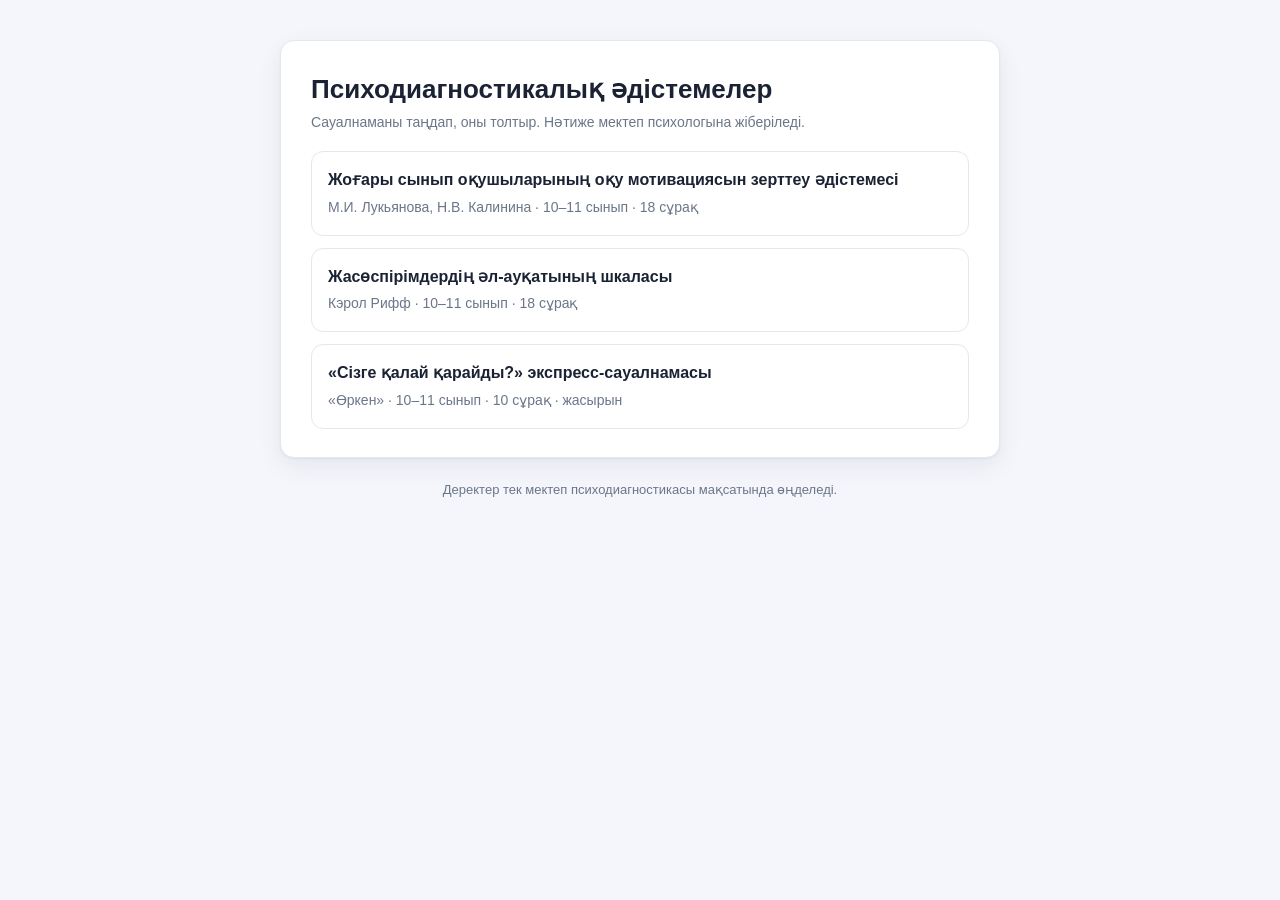
<file: index.html>
<!DOCTYPE html>
<html lang="kk">
<head>
<meta charset="utf-8">
<meta name="viewport" content="width=device-width, initial-scale=1, maximum-scale=1, user-scalable=no, viewport-fit=cover">
<meta name="theme-color" content="#3b6ef5">
<meta name="mobile-web-app-capable" content="yes">
<meta name="apple-mobile-web-app-capable" content="yes">
<meta name="apple-mobile-web-app-status-bar-style" content="default">
<meta name="apple-mobile-web-app-title" content="Сауалнамалар">
<title>Психодиагностикалық әдістемелер</title>
<link rel="manifest" href="manifest.webmanifest">
<link rel="apple-touch-icon" href="assets/icons/apple-touch-icon.png">
<link rel="icon" href="assets/icons/icon-192.png" type="image/png">
<link rel="stylesheet" href="assets/css/style.css?v=9">
</head>
<body>
<main class="wrap">
  <section class="card">
    <h1>Психодиагностикалық әдістемелер</h1>
    <p class="sub">Сауалнаманы таңдап, оны толтыр. Нәтиже мектеп психологына жіберіледі.</p>

    <ul class="tests">
      <li>
        <a href="tests/motivaciya-lukyanova/">
          <div class="t-name">Жоғары сынып оқушыларының оқу мотивациясын зерттеу әдістемесі</div>
          <div class="t-meta">М.И. Лукьянова, Н.В. Калинина · 10–11 сынып · 18 сұрақ</div>
        </a>
      </li>
      <li>
        <a href="tests/blagopoluchie-riff/">
          <div class="t-name">Жасөспірімдердің әл-ауқатының шкаласы</div>
          <div class="t-meta">Кэрол Рифф · 10–11 сынып · 18 сұрақ</div>
        </a>
      </li>
      <li>
        <a href="tests/kak-s-toboy-obrashchayutsya/">
          <div class="t-name">«Сізге қалай қарайды?» экспресс-сауалнамасы</div>
          <div class="t-meta">«Өркен» · 10–11 сынып · 10 сұрақ · жасырын</div>
        </a>
      </li>
    </ul>
  </section>
  <footer>Деректер тек мектеп психодиагностикасы мақсатында өңделеді.</footer>
</main>
</body>
</html>
</file>
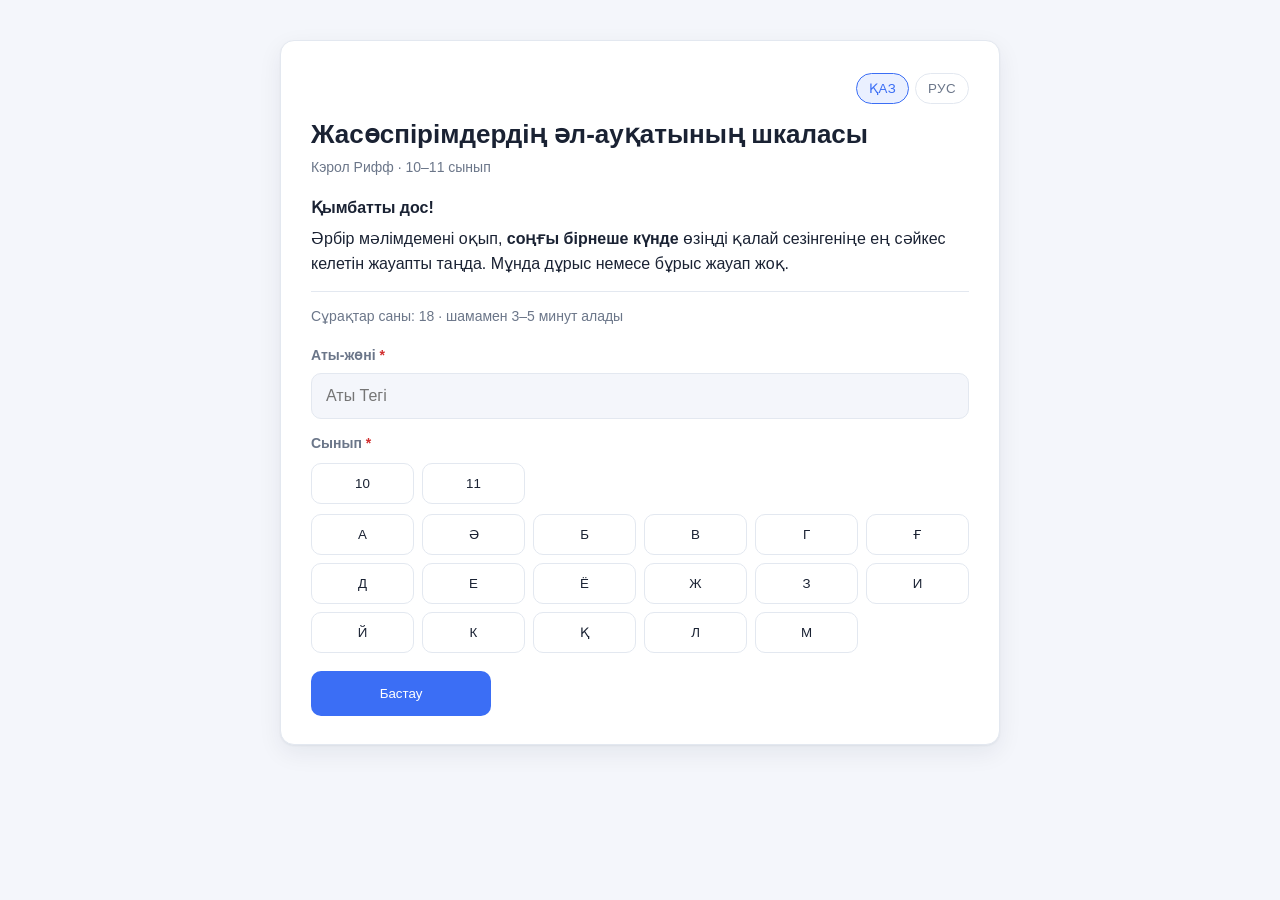
<file: tests/blagopoluchie-riff/index.html>
<!DOCTYPE html>
<html lang="kk">
<head>
<meta charset="utf-8">
<!-- user-scalable=no убирает щипок и двойной тап: анкета должна вести себя
     как экран приложения, а не как страница. Safari на iOS этот параметр
     игнорирует, поэтому щипок там гасится ещё и из engine.js -->
<meta name="viewport" content="width=device-width, initial-scale=1, maximum-scale=1, user-scalable=no, viewport-fit=cover">
<meta name="robots" content="noindex">
<meta name="theme-color" content="#3b6ef5">
<meta name="mobile-web-app-capable" content="yes">
<meta name="apple-mobile-web-app-capable" content="yes">
<meta name="apple-mobile-web-app-status-bar-style" content="default">
<meta name="apple-mobile-web-app-title" content="Сауалнамалар">
<title>Жасөспірімдердің әл-ауқатының шкаласы — Кэрол Рифф</title>
<link rel="manifest" href="../../manifest.webmanifest">
<link rel="apple-touch-icon" href="../../assets/icons/apple-touch-icon.png">
<link rel="icon" href="../../assets/icons/icon-192.png" type="image/png">
<!-- ?v= обновляется при выпуске: GitHub Pages кеширует ассеты на 10 минут,
     и без этого можно поймать новую страницу со старым скриптом -->
<link rel="stylesheet" href="../../assets/css/style.css?v=9">
</head>
<body>
  <main class="wrap" id="app">
    <section class="card">
      <p class="sub">Сауалнама жүктелуде…</p>
    </section>
  </main>

  <script src="../../assets/js/config.js?v=9"></script>
  <script src="data.js?v=9"></script>
  <script src="../../assets/js/engine.js?v=9"></script>
  <script>PSY_START('#app');</script>
</body>
</html>
</file>
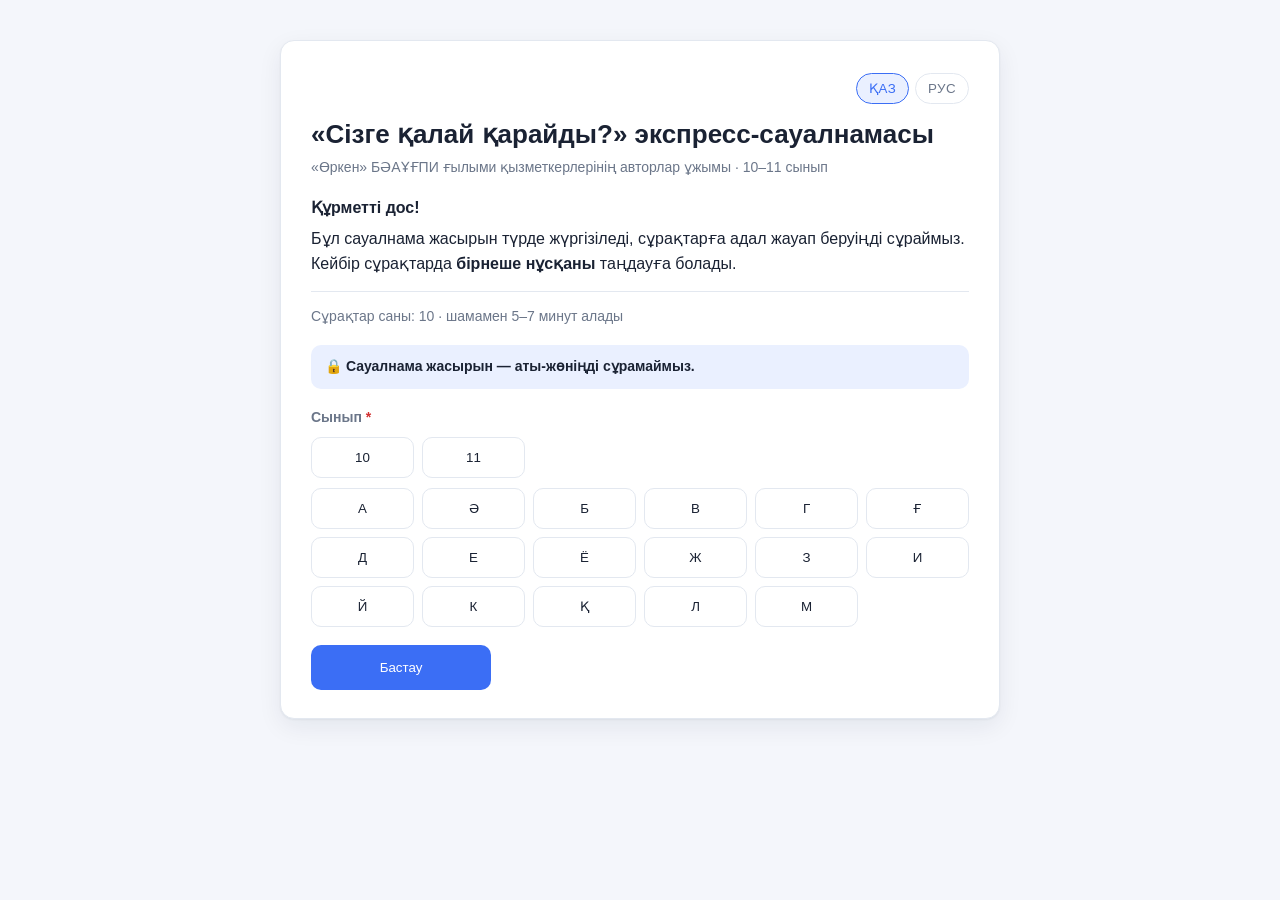
<file: tests/kak-s-toboy-obrashchayutsya/index.html>
<!DOCTYPE html>
<html lang="kk">
<head>
<meta charset="utf-8">
<!-- user-scalable=no убирает щипок и двойной тап: анкета должна вести себя
     как экран приложения, а не как страница. Safari на iOS этот параметр
     игнорирует, поэтому щипок там гасится ещё и из engine.js -->
<meta name="viewport" content="width=device-width, initial-scale=1, maximum-scale=1, user-scalable=no, viewport-fit=cover">
<meta name="robots" content="noindex">
<meta name="theme-color" content="#3b6ef5">
<meta name="mobile-web-app-capable" content="yes">
<meta name="apple-mobile-web-app-capable" content="yes">
<meta name="apple-mobile-web-app-status-bar-style" content="default">
<meta name="apple-mobile-web-app-title" content="Сауалнамалар">
<title>«Сізге қалай қарайды?» экспресс-сауалнамасы — «Өркен»</title>
<link rel="manifest" href="../../manifest.webmanifest">
<link rel="apple-touch-icon" href="../../assets/icons/apple-touch-icon.png">
<link rel="icon" href="../../assets/icons/icon-192.png" type="image/png">
<!-- ?v= обновляется при выпуске: GitHub Pages кеширует ассеты на 10 минут,
     и без этого можно поймать новую страницу со старым скриптом -->
<link rel="stylesheet" href="../../assets/css/style.css?v=9">
</head>
<body>
  <main class="wrap" id="app">
    <section class="card">
      <p class="sub">Сауалнама жүктелуде…</p>
    </section>
  </main>

  <script src="../../assets/js/config.js?v=9"></script>
  <script src="data.js?v=9"></script>
  <script src="../../assets/js/engine.js?v=9"></script>
  <script>PSY_START('#app');</script>
</body>
</html>
</file>
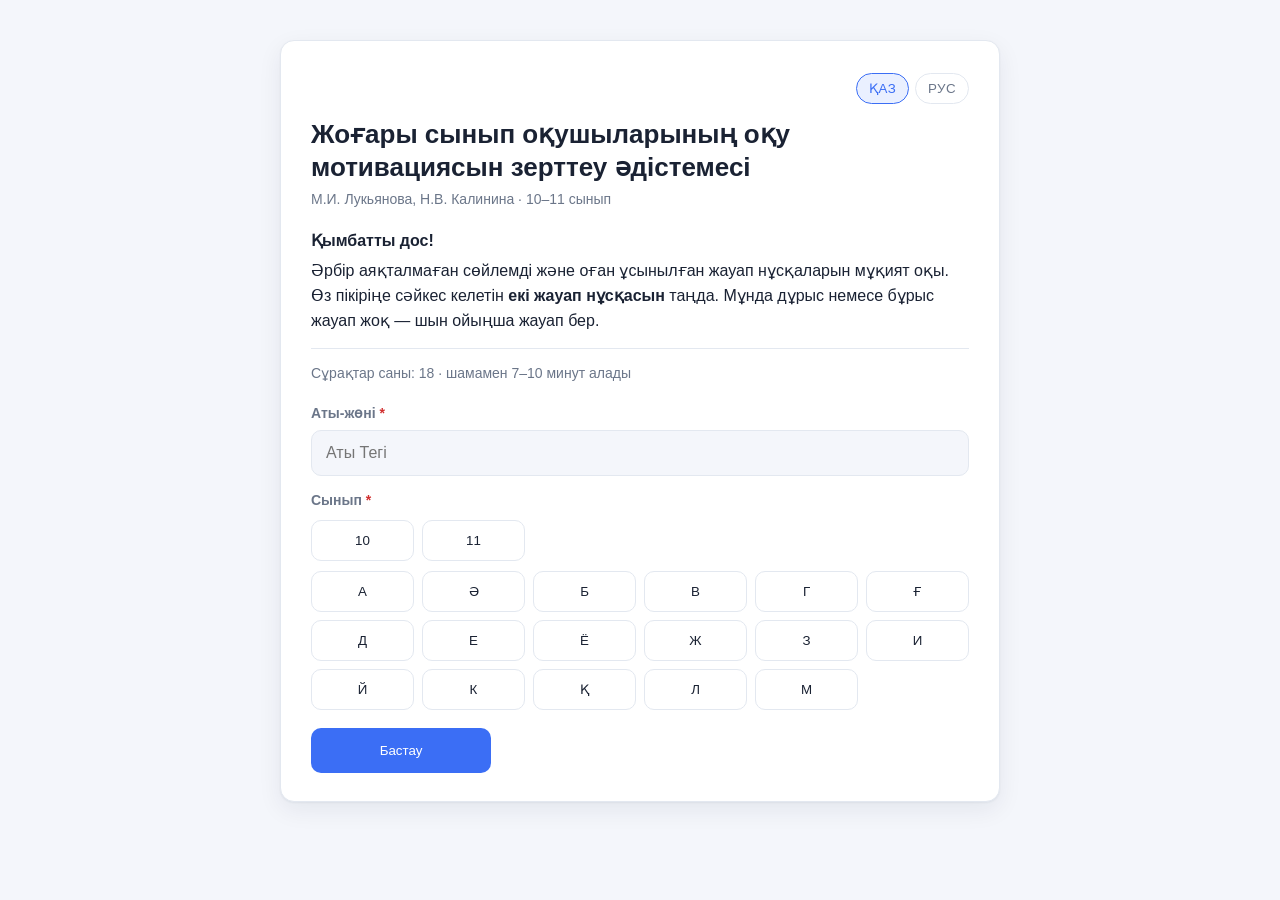
<file: tests/motivaciya-lukyanova/index.html>
<!DOCTYPE html>
<html lang="kk">
<head>
<meta charset="utf-8">
<!-- user-scalable=no убирает щипок и двойной тап: анкета должна вести себя
     как экран приложения, а не как страница. Safari на iOS этот параметр
     игнорирует, поэтому щипок там гасится ещё и из engine.js -->
<meta name="viewport" content="width=device-width, initial-scale=1, maximum-scale=1, user-scalable=no, viewport-fit=cover">
<meta name="robots" content="noindex">
<meta name="theme-color" content="#3b6ef5">
<meta name="mobile-web-app-capable" content="yes">
<meta name="apple-mobile-web-app-capable" content="yes">
<meta name="apple-mobile-web-app-status-bar-style" content="default">
<meta name="apple-mobile-web-app-title" content="Сауалнамалар">
<title>Жоғары сынып оқушыларының оқу мотивациясын зерттеу әдістемесі — Лукьянова, Калинина</title>
<link rel="manifest" href="../../manifest.webmanifest">
<link rel="apple-touch-icon" href="../../assets/icons/apple-touch-icon.png">
<link rel="icon" href="../../assets/icons/icon-192.png" type="image/png">
<!-- ?v= обновляется при выпуске: GitHub Pages кеширует ассеты на 10 минут,
     и без этого можно поймать новую страницу со старым скриптом -->
<link rel="stylesheet" href="../../assets/css/style.css?v=9">
</head>
<body>
  <main class="wrap" id="app">
    <section class="card">
      <p class="sub">Сауалнама жүктелуде…</p>
    </section>
  </main>

  <script src="../../assets/js/config.js?v=9"></script>
  <script src="data.js?v=9"></script>
  <script src="../../assets/js/engine.js?v=9"></script>
  <script>PSY_START('#app');</script>
</body>
</html>
</file>
<file: assets/css/style.css>
/* ============================================================
   Общие стили. Mobile-first, поддержка тёмной темы телефона.
   ============================================================ */

:root {
  --bg:        #f4f6fb;
  --card:      #ffffff;
  --ink:       #1a2233;
  --muted:     #6b7689;
  --line:      #e3e8f0;
  --accent:    #3b6ef5;
  --accent-ink:#ffffff;
  --accent-sl: #eaf0ff;
  --ok:        #15803d;
  --warn:      #b45309;
  --err:       #d12f2f;
  --radius:    14px;
  --shadow:    0 1px 2px rgba(20,30,60,.05), 0 8px 24px rgba(20,30,60,.07);
}

@media (prefers-color-scheme: dark) {
  :root {
    --bg:        #11151f;
    --card:      #182031;
    --ink:       #e8ecf5;
    --muted:     #93a0b8;
    --line:      #2a3448;
    --accent:    #5b86ff;
    --accent-ink:#0b1020;
    --accent-sl: #1e2a4a;
    --ok:        #4ade80;
    --warn:      #fbbf24;
    --err:       #f87171;
    --shadow:    0 1px 2px rgba(0,0,0,.3), 0 8px 24px rgba(0,0,0,.35);
  }
}

* { box-sizing: border-box; }

html {
  -webkit-text-size-adjust: 100%;
  /* убирает задержку и масштабирование по двойному тапу */
  touch-action: manipulation;
  /* гасит оттяжку страницы и «потянуть, чтобы обновить» */
  overscroll-behavior: none;
}

body {
  margin: 0;
  padding: 16px 14px 40px;
  background: var(--bg);
  color: var(--ink);
  font: 16px/1.55 -apple-system, BlinkMacSystemFont, "Segoe UI", Roboto,
        "Helvetica Neue", Arial, sans-serif;
  /* текст анкеты выделять незачем: долгое нажатие на вариант ответа
     вызывало бы лупу и меню копирования вместо выбора */
  -webkit-user-select: none;
  user-select: none;
  -webkit-touch-callout: none;
}

/* поля ввода — исключение, там выделение нужно */
input, textarea { -webkit-user-select: text; user-select: text; }

.wrap { max-width: 720px; margin: 0 auto; }

.card {
  background: var(--card);
  border: 1px solid var(--line);
  border-radius: var(--radius);
  box-shadow: var(--shadow);
  padding: 22px 18px 20px;
}

h1 { font-size: 22px; line-height: 1.25; margin: 0 0 6px; }
h2 { font-size: 20px; line-height: 1.3;  margin: 0 0 4px; }
h3 { font-size: 15px; margin: 20px 0 8px; color: var(--muted);
     text-transform: uppercase; letter-spacing: .04em; }

.sub    { color: var(--muted); margin: 0 0 18px; font-size: 14px; }
.sub.ok   { color: var(--ok); }
.sub.warn { color: var(--warn); }
.greet  { font-weight: 600; margin: 0 0 6px; }
.instr  { margin: 0 0 14px; }
.meta   { color: var(--muted); font-size: 14px;
          border-top: 1px solid var(--line); padding-top: 14px; margin: 0 0 18px; }
.err    { color: var(--err); font-size: 14px; margin: 4px 0 0; }
.req    { color: var(--err); }

/* ------------------------------------------------------------ форма */
label {
  display: block;
  margin: 0 0 14px;
  font-size: 14px;
  font-weight: 600;
  color: var(--muted);
}
input, textarea {
  display: block;
  width: 100%;
  margin-top: 6px;
  padding: 13px 14px;
  font-size: 16px;               /* 16px — iOS не зумит при фокусе */
  font-family: inherit;
  color: var(--ink);
  background: var(--bg);
  border: 1px solid var(--line);
  border-radius: 10px;
}
input:focus, textarea:focus {
  outline: none;
  border-color: var(--accent);
  box-shadow: 0 0 0 3px var(--accent-sl);
}
textarea { resize: vertical; min-height: 84px; line-height: 1.45; }

/* пометка «анкета анонимная» на стартовом экране */
.anon {
  margin: 0 0 18px;
  padding: 11px 14px;
  border-radius: 10px;
  background: var(--accent-sl);
  color: var(--ink);
  font-size: 14px;
  font-weight: 600;
}
.anon::before { content: "🔒 "; }

/* ------------------------------------------------ переключатель языка */
.langswitch { display: flex; justify-content: flex-end; gap: 6px; margin: 0 0 14px; }
.langswitch button {
  appearance: none;
  border: 1.5px solid var(--line);
  background: var(--card);
  color: var(--muted);
  font: 700 12px/1 inherit;
  font-family: inherit;
  letter-spacing: .03em;
  padding: 7px 12px;
  border-radius: 99px;
  cursor: pointer;
  -webkit-tap-highlight-color: transparent;
  transition: border-color .15s, background .15s, color .15s;
}
.langswitch button.on { border-color: var(--accent); background: var(--accent-sl); color: var(--accent); }
.langswitch button:focus-visible { outline: 2px solid var(--accent); outline-offset: 2px; }

/* --------------------------------------- выбор класса кнопками */
.field { margin: 0 0 18px; }
.field .lab {
  display: block;
  font-size: 14px;
  font-weight: 600;
  color: var(--muted);
  margin-bottom: 8px;
}
/* Сетка, а не свободный перенос: шесть цифр и шесть букв встают ровно
   в две строки одинаковой ширины. При переносе по содержимому на второй
   строке оставался одинокий элемент, и группы читались вперемешку. */
.chips { display: grid; grid-template-columns: repeat(6, 1fr); gap: 8px; }
.chips + .chips { margin-top: 10px; }
.chip {
  appearance: none;
  min-width: 0;                  /* ширину задаёт сетка */
  padding: 12px 6px;
  font: 600 15px/1 inherit;
  font-family: inherit;
  color: var(--ink);
  background: var(--card);
  border: 1.5px solid var(--line);
  border-radius: 10px;
  cursor: pointer;
  -webkit-tap-highlight-color: transparent;
  transition: border-color .15s, background .15s;
}
.chip.on {
  border-color: var(--accent);
  background: var(--accent-sl);
  color: var(--accent);
}
.chip:focus-visible { outline: 2px solid var(--accent); outline-offset: 2px; }
@media (hover: hover) { .chip:hover { border-color: var(--accent); } }

/* ------------------------------------------------------------ кнопки */
.btn {
  appearance: none;
  border: 1px solid transparent;
  border-radius: 10px;
  padding: 14px 20px;
  font: 600 16px/1 inherit;
  font-family: inherit;
  cursor: pointer;
  transition: background .15s, opacity .15s;
}
.btn.primary { background: var(--accent); color: var(--accent-ink); width: 100%; }
.btn.ghost   { background: transparent; color: var(--ink); border-color: var(--line); }
.btn:disabled { opacity: .4; cursor: not-allowed; }
.btn:not(:disabled):active { transform: translateY(1px); }

.nav { display: flex; gap: 10px; margin-top: 22px; }
.nav .btn { flex: 1; }
.nav .btn.ghost { flex: 0 0 auto; padding-inline: 18px; }
.nav.single { justify-content: center; }

/* ------------------------------------------------------------ прогресс */
.progress {
  height: 6px;
  background: var(--line);
  border-radius: 99px;
  overflow: hidden;
  margin-bottom: 14px;
}
.progress .bar {
  height: 100%;
  background: var(--accent);
  border-radius: 99px;
  transition: width .3s ease;
}
.counter { color: var(--muted); font-size: 13px; margin: 0 0 10px;
           text-transform: uppercase; letter-spacing: .05em; }
.stem { margin-bottom: 6px; }
.hint { color: var(--muted); font-size: 14px; margin: 0 0 14px; }

/* ------------------------------------------------------------ варианты */
.opts { list-style: none; margin: 0; padding: 0; display: grid; gap: 8px; }
.opt {
  display: flex;
  align-items: flex-start;
  gap: 12px;
  padding: 13px 14px;
  border: 1.5px solid var(--line);
  border-radius: 12px;
  cursor: pointer;
  user-select: none;
  -webkit-tap-highlight-color: transparent;
  transition: border-color .15s, background .15s;
}
.opt .mark {
  flex: 0 0 26px;
  height: 26px;
  border-radius: 50%;
  background: var(--bg);
  border: 1px solid var(--line);
  display: grid;
  place-items: center;
  font-size: 13px;
  font-weight: 700;
  color: var(--muted);
}
.opt .txt { flex: 1; }
.opt.on { border-color: var(--accent); background: var(--accent-sl); }
.opt.on .mark { background: var(--accent); border-color: var(--accent); color: var(--accent-ink); }
.opt:focus-visible { outline: 2px solid var(--accent); outline-offset: 2px; }

/* поле «Свой вариант» — появляется под списком, когда этот вариант выбран */
.other { margin-top: 4px; }

@media (hover: hover) {
  .opt:hover { border-color: var(--accent); }
}

/* ------------------------------------------- финальный экран отправки */
.center { text-align: center; }
.center .thanks { margin: 14px 0 6px; }
.center .btn.primary { margin-top: 6px; }
.tiny { font-size: 12px; }

/* куда обратиться за помощью — после анкет о насилии и благополучии */
.help {
  margin: 4px auto 0;
  max-width: 440px;
  padding: 12px 14px;
  border-radius: 10px;
  background: var(--accent-sl);
  font-size: 14px;
  text-align: left;
}

.spinner {
  width: 42px; height: 42px;
  margin: 26px auto 0;
  border: 3px solid var(--line);
  border-top-color: var(--accent);
  border-radius: 50%;
  animation: spin .9s linear infinite;
}
@keyframes spin { to { transform: rotate(360deg); } }
@media (prefers-reduced-motion: reduce) { .spinner { animation-duration: 2.5s; } }

.tick, .cross {
  width: 52px; height: 52px;
  margin: 26px auto 0;
  border-radius: 50%;
  display: grid; place-items: center;
  font-size: 26px; font-weight: 700; line-height: 1;
}
.tick  { background: var(--accent-sl); color: var(--ok); }
.cross { background: var(--accent-sl); color: var(--warn); }

/* ------------------------------------------------------------ каталог */
.tests { list-style: none; padding: 0; margin: 0; display: grid; gap: 12px; }
.tests a {
  display: block;
  padding: 16px;
  border: 1px solid var(--line);
  border-radius: 12px;
  text-decoration: none;
  color: inherit;
  background: var(--card);
  transition: border-color .15s;
}
.tests a:hover { border-color: var(--accent); }
.tests .t-name { font-weight: 600; margin-bottom: 4px; }
.tests .t-meta { color: var(--muted); font-size: 14px; }

footer { color: var(--muted); font-size: 13px; text-align: center; margin-top: 22px; }

/* ============================================ ПОДАЧА КАК У ПРИЛОЖЕНИЯ
   На телефоне карточка разворачивается во весь экран, а кнопки «Назад»
   и «Далее» закрепляются внизу: до них не нужно доскролливать, и рука
   попадает по ним не глядя. На планшете и десктопе остаётся карточка.
   ==================================================================== */
@media (max-width: 619px) {
  body { padding: 0; }
  .wrap { max-width: none; }

  .card {
    border-radius: 0;
    border: none;
    box-shadow: none;
    padding: 20px 16px 24px;
    min-height: 100vh;
    min-height: 100dvh;
  }

  /* место под закреплённую панель, чтобы последний вариант не уезжал под неё */
  .card.quiz { padding-bottom: 96px; }

  /* финальный экран короткий — на весь экран он смотрится лучше по центру,
     полоса прогресса при этом остаётся сверху */
  .card.center { display: flex; flex-direction: column; }
  .card.center #stage {
    flex: 1;
    display: flex;
    flex-direction: column;
    justify-content: center;
    padding-bottom: 12vh;
  }

  .quiz .nav {
    position: fixed;
    left: 0; right: 0; bottom: 0;
    margin: 0;
    padding: 10px 16px;
    padding-bottom: calc(10px + env(safe-area-inset-bottom));
    background: var(--card);
    border-top: 1px solid var(--line);
    box-shadow: 0 -4px 16px rgba(20, 30, 60, .07);
    z-index: 20;
  }
  .quiz .nav .btn.ghost { flex: 0 0 34%; }

  footer { padding: 0 16px 24px; }
}

/* ------------------------------------------------------------ планшет+ */
@media (min-width: 620px) {
  body  { padding: 40px 20px 60px; }
  .card { padding: 32px 30px 28px; }
  h1 { font-size: 26px; }
  .btn.primary { width: auto; min-width: 180px; }
  .nav .btn { flex: 0 0 auto; }
  .nav { justify-content: space-between; }
}
</file>
